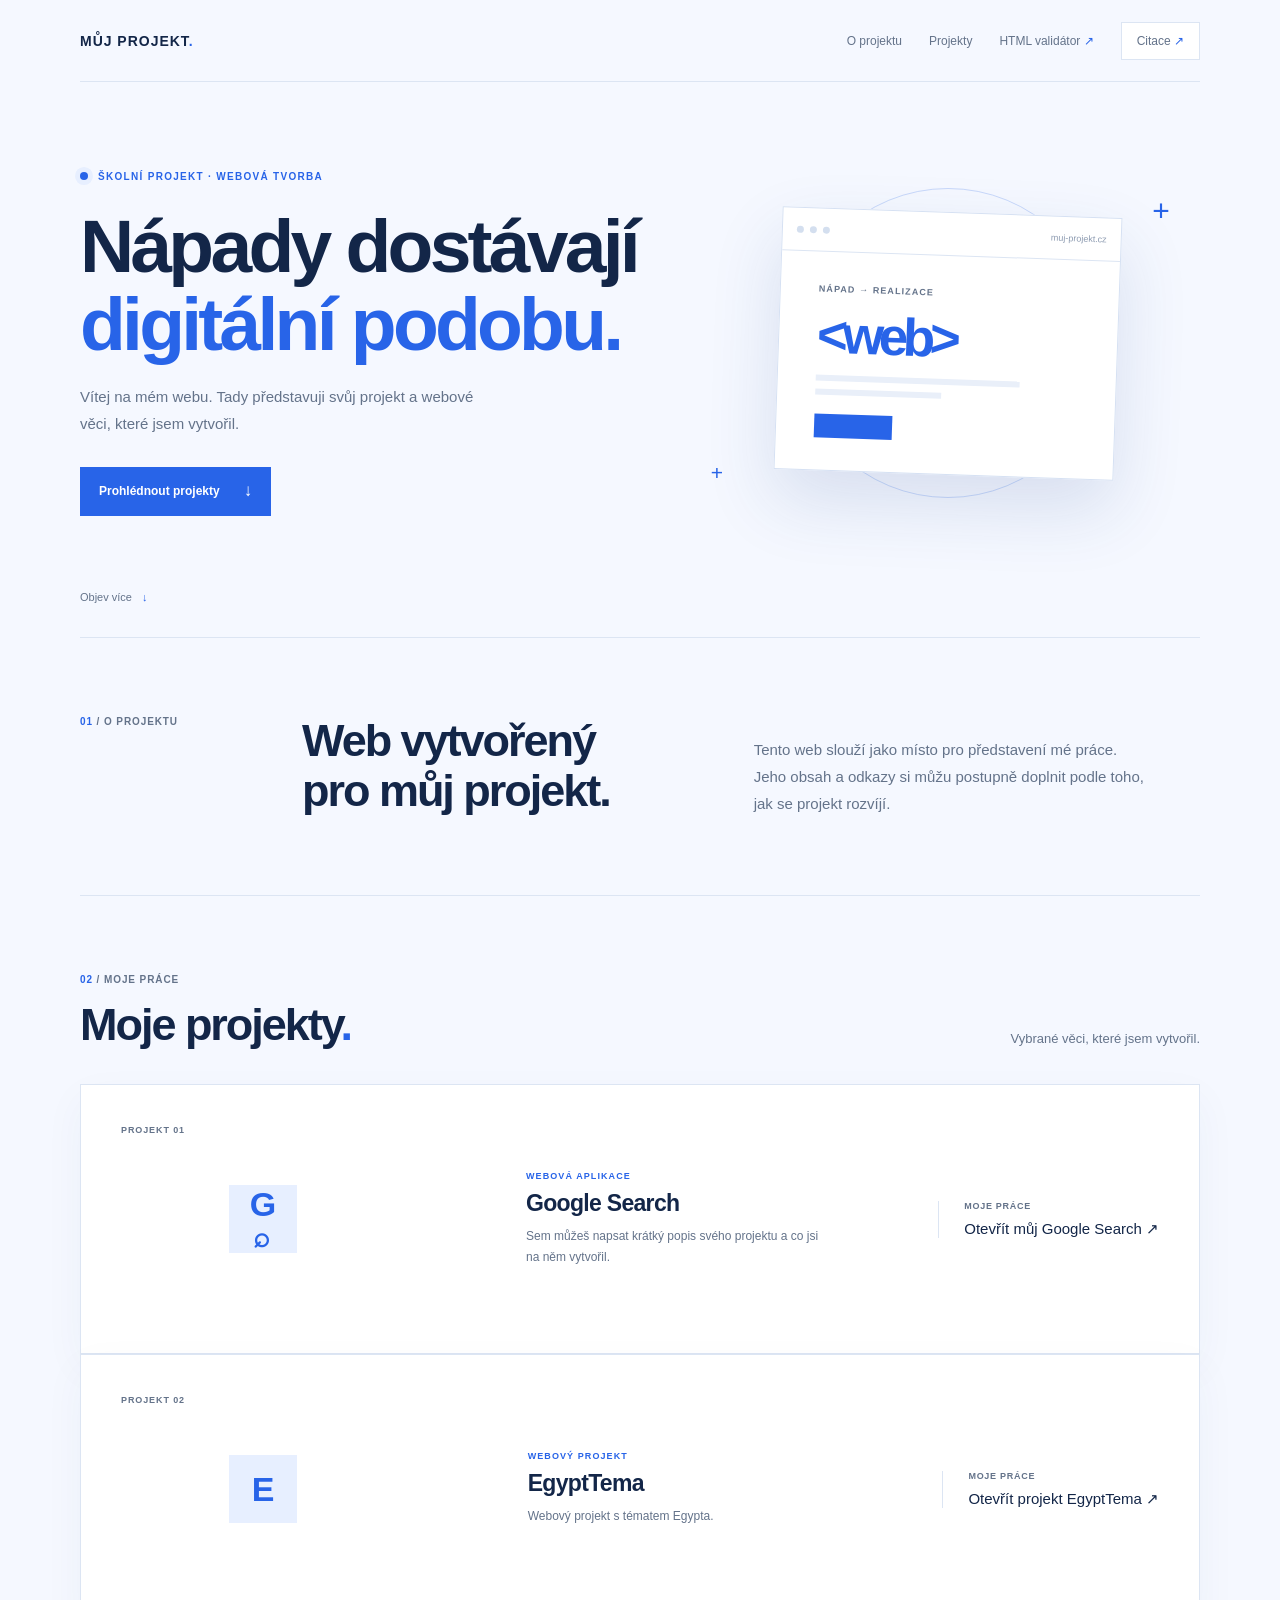
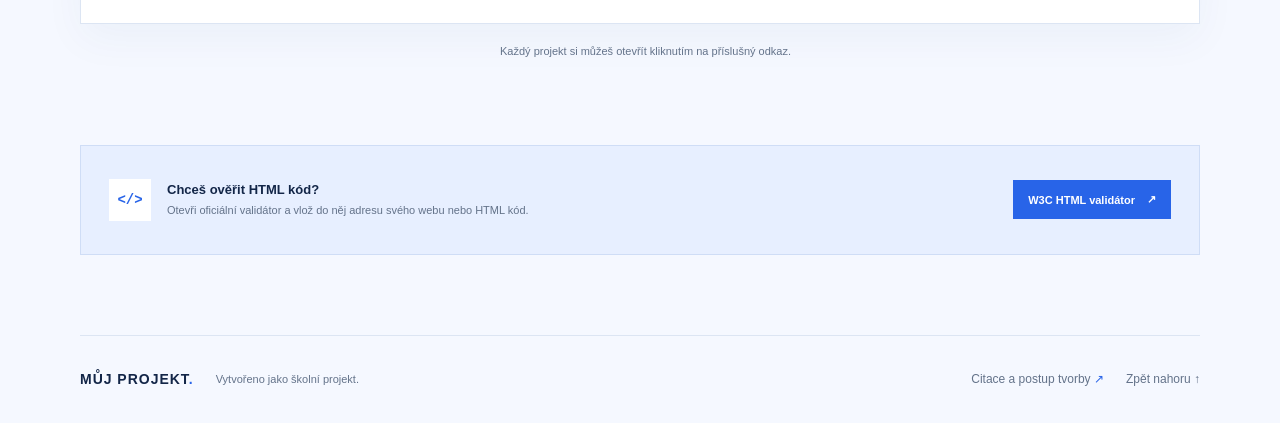
<file: index.html>
<!doctype html>
<html lang="cs">
<head>
  <meta charset="utf-8">
  <meta name="viewport" content="width=device-width, initial-scale=1">
  <meta name="theme-color" content="#f5f8ff">
  <meta name="description" content="Školní projekt a ukázka vlastních webových projektů.">
  <title>Můj projekt — digitální tvorba</title>
  <link rel="stylesheet" href="style.css">
</head>
<body>
  <header class="site-header">
    <a class="wordmark" href="#uvod" aria-label="Můj projekt – úvod">MŮJ PROJEKT<span>.</span></a>
    <nav class="main-nav" aria-label="Hlavní navigace">
      <a href="#o-projektu">O projektu</a>
      <a href="#projekty">Projekty</a>
      <a href="https://validator.w3.org/nu/" target="_blank" rel="noopener noreferrer">HTML validátor <span aria-hidden="true">↗</span></a>
      <a class="nav-citation" href="citace.html">Citace <span aria-hidden="true">↗</span></a>
    </nav>
  </header>

  <main>
    <section class="hero section-wrap" id="uvod" aria-labelledby="hero-title">
      <div class="hero-copy">
        <p class="eyebrow"><span class="status-dot" aria-hidden="true"></span> ŠKOLNÍ PROJEKT · WEBOVÁ TVORBA</p>
        <h1 id="hero-title">Nápady dostávají<br><span>digitální podobu.</span></h1>
        <p class="hero-intro">Vítej na mém webu. Tady představuji svůj projekt a webové věci, které jsem vytvořil.</p>
        <a class="button" href="#projekty">Prohlédnout projekty <span aria-hidden="true">↓</span></a>
      </div>
      <div class="hero-art" aria-hidden="true">
        <div class="art-orbit orbit-large"></div>
        <div class="art-orbit orbit-small"></div>
        <div class="art-window">
          <div class="window-bar"><i></i><i></i><i></i><span>muj-projekt.cz</span></div>
          <div class="window-content">
            <span class="window-kicker">NÁPAD → REALIZACE</span>
            <strong>&lt;web&gt;</strong>
            <span class="window-line"></span>
            <span class="window-line short"></span>
            <span class="window-button"></span>
          </div>
        </div>
        <span class="art-plus plus-one">+</span>
        <span class="art-plus plus-two">+</span>
      </div>
      <a class="scroll-cue" href="#o-projektu">Objev více <span aria-hidden="true">↓</span></a>
    </section>

    <section class="content-section section-wrap" id="o-projektu" aria-labelledby="about-title">
      <div class="section-label"><span>01</span> / O PROJEKTU</div>
      <div class="section-content about-content">
        <h2 id="about-title">Web vytvořený<br>pro můj projekt.</h2>
        <p>Tento web slouží jako místo pro představení mé práce. Jeho obsah a odkazy si můžu postupně doplnit podle toho, jak se projekt rozvíjí.</p>
      </div>
    </section>

    <section class="projects-section section-wrap" id="projekty" aria-labelledby="projects-title">
      <div class="projects-heading">
        <div>
          <div class="section-label"><span>02</span> / MOJE PRÁCE</div>
          <h2 id="projects-title">Moje projekty<span>.</span></h2>
        </div>
        <p>Vybrané věci, které jsem vytvořil.</p>
      </div>
      <article class="project-card" aria-labelledby="google-project-title">
        <div class="project-number">PROJEKT 01</div>
        <div class="project-symbol" aria-hidden="true">G<span>⌕</span></div>
        <div class="project-details">
          <p class="project-category">WEBOVÁ APLIKACE</p>
          <h3 id="google-project-title">Google Search</h3>
          <p>Sem můžeš napsat krátký popis svého projektu a co jsi na něm vytvořil.</p>
        </div>
        <div class="project-link-slot">
          <span>MOJE PRÁCE</span>
          <a href="https://fandamrkvan.github.io/googlesearch/" target="_blank" rel="noopener noreferrer">Otevřít můj Google Search ↗</a>
        </div>
      </article>
      <article class="project-card" aria-labelledby="egypt-project-title">
        <div class="project-number">PROJEKT 02</div>
        <div class="project-symbol" aria-hidden="true">E</div>
        <div class="project-details">
          <p class="project-category">WEBOVÝ PROJEKT</p>
          <h3 id="egypt-project-title">EgyptTema</h3>
          <p>Webový projekt s tématem Egypta.</p>
        </div>
        <div class="project-link-slot">
          <span>MOJE PRÁCE</span>
          <a href="https://fandamrkvan.github.io/EgyptTema/" target="_blank" rel="noopener noreferrer">Otevřít projekt EgyptTema ↗</a>
        </div>
      </article>
      <p class="project-instructions">Každý projekt si můžeš otevřít kliknutím na příslušný odkaz.</p>
    </section>

    <section class="validator-strip section-wrap" aria-label="Validace HTML">
      <div>
        <span class="validator-icon" aria-hidden="true">&lt;/&gt;</span>
        <div>
          <strong>Chceš ověřit HTML kód?</strong>
          <p>Otevři oficiální validátor a vlož do něj adresu svého webu nebo HTML kód.</p>
        </div>
      </div>
      <a class="validator-link" href="https://validator.w3.org/nu/" target="_blank" rel="noopener noreferrer">W3C HTML validátor <span aria-hidden="true">↗</span></a>
    </section>
  </main>

  <footer class="site-footer section-wrap">
    <a class="wordmark" href="#uvod">MŮJ PROJEKT<span>.</span></a>
    <p>Vytvořeno jako školní projekt.</p>
    <a class="footer-citation" href="citace.html">Citace a postup tvorby <span aria-hidden="true">↗</span></a>
    <a class="back-top" href="#uvod">Zpět nahoru ↑</a>
  </footer>
</body>
</html>
</file>
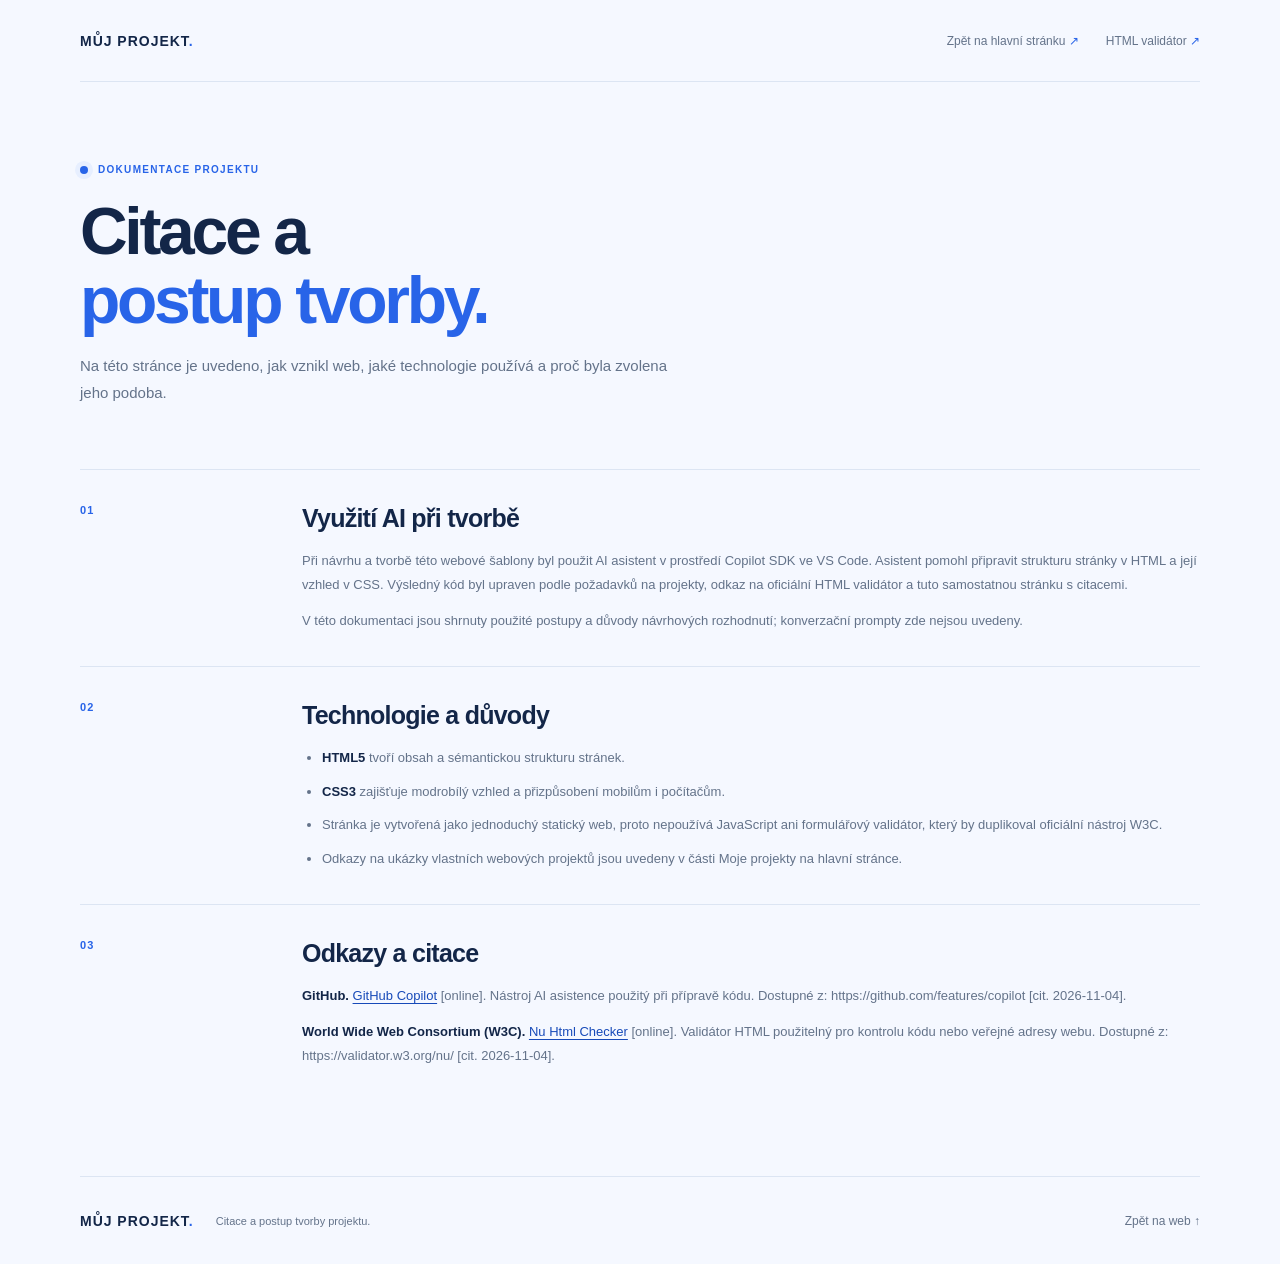
<file: citace.html>
<!doctype html>
<html lang="cs">
<head>
  <meta charset="utf-8">
  <meta name="viewport" content="width=device-width, initial-scale=1">
  <meta name="theme-color" content="#f5f8ff">
  <meta name="description" content="Citace a popis postupu tvorby webového projektu.">
  <title>Citace a postup tvorby — Můj projekt</title>
  <link rel="stylesheet" href="style.css">
</head>
<body>
  <header class="site-header">
    <a class="wordmark" href="index.html" aria-label="Můj projekt – úvod">MŮJ PROJEKT<span>.</span></a>
    <nav class="main-nav" aria-label="Hlavní navigace">
      <a href="index.html">Zpět na hlavní stránku <span aria-hidden="true">↗</span></a>
      <a href="https://validator.w3.org/nu/" target="_blank" rel="noopener noreferrer">HTML validátor <span aria-hidden="true">↗</span></a>
    </nav>
  </header>

  <main>
    <section class="citation-hero section-wrap" aria-labelledby="citation-title">
      <p class="eyebrow"><span class="status-dot" aria-hidden="true"></span> DOKUMENTACE PROJEKTU</p>
      <h1 id="citation-title">Citace a<br><span>postup tvorby.</span></h1>
      <p>Na této stránce je uvedeno, jak vznikl web, jaké technologie používá a proč byla zvolena jeho podoba.</p>
    </section>

    <section class="citation-content section-wrap" aria-label="Informace o tvorbě webu">
      <article class="citation-block">
        <span class="citation-number">01</span>
        <div>
          <h2>Využití AI při tvorbě</h2>
          <p>Při návrhu a tvorbě této webové šablony byl použit AI asistent v prostředí Copilot SDK ve VS Code. Asistent pomohl připravit strukturu stránky v HTML a její vzhled v CSS. Výsledný kód byl upraven podle požadavků na projekty, odkaz na oficiální HTML validátor a tuto samostatnou stránku s citacemi.</p>
          <p>V této dokumentaci jsou shrnuty použité postupy a důvody návrhových rozhodnutí; konverzační prompty zde nejsou uvedeny.</p>
        </div>
      </article>

      <article class="citation-block">
        <span class="citation-number">02</span>
        <div>
          <h2>Technologie a důvody</h2>
          <ul>
            <li><strong>HTML5</strong> tvoří obsah a sémantickou strukturu stránek.</li>
            <li><strong>CSS3</strong> zajišťuje modrobílý vzhled a přizpůsobení mobilům i počítačům.</li>
            <li>Stránka je vytvořená jako jednoduchý statický web, proto nepoužívá JavaScript ani formulářový validátor, který by duplikoval oficiální nástroj W3C.</li>
            <li>Odkazy na ukázky vlastních webových projektů jsou uvedeny v části Moje projekty na hlavní stránce.</li>
          </ul>
        </div>
      </article>

      <article class="citation-block">
        <span class="citation-number">03</span>
        <div>
          <h2>Odkazy a citace</h2>
          <p><strong>GitHub.</strong> <a href="https://github.com/features/copilot" target="_blank" rel="noopener noreferrer">GitHub Copilot</a> [online]. Nástroj AI asistence použitý při přípravě kódu. Dostupné z: https://github.com/features/copilot [cit. 2026-11-04].</p>
          <p><strong>World Wide Web Consortium (W3C).</strong> <a href="https://validator.w3.org/nu/" target="_blank" rel="noopener noreferrer">Nu Html Checker</a> [online]. Validátor HTML použitelný pro kontrolu kódu nebo veřejné adresy webu. Dostupné z: https://validator.w3.org/nu/ [cit. 2026-11-04].</p>
        </div>
      </article>
    </section>
  </main>

  <footer class="site-footer section-wrap">
    <a class="wordmark" href="index.html">MŮJ PROJEKT<span>.</span></a>
    <p>Citace a postup tvorby projektu.</p>
    <a class="back-top" href="index.html">Zpět na web ↑</a>
  </footer>
</body>
</html>
</file>
<file: style.css>
:root {
  color-scheme: light;
  --ink: #132648;
  --blue: #2864e8;
  --blue-dark: #174ab9;
  --blue-soft: #e7efff;
  --muted: #64738a;
  --paper: #f5f8ff;
  --white: #fff;
  --line: #dce5f3;
  --display: "Segoe UI", Arial, sans-serif;
  --body: "Segoe UI", Arial, sans-serif;
}

* { box-sizing: border-box; }

html { scroll-behavior: smooth; scroll-padding-top: 90px; }

body {
  min-width: 320px;
  margin: 0;
  background: var(--paper);
  color: var(--ink);
  font-family: var(--body);
  font-size: 15px;
  -webkit-font-smoothing: antialiased;
}

a { color: inherit; text-decoration: none; }

.section-wrap, .site-header {
  width: min(1120px, calc(100% - 80px));
  margin-inline: auto;
}

.site-header {
  min-height: 82px;
  display: flex;
  align-items: center;
  justify-content: space-between;
  gap: 28px;
  border-bottom: 1px solid var(--line);
}

.wordmark { font: 800 14px/1 var(--display); letter-spacing: .07em; white-space: nowrap; }
.wordmark span, .projects-heading h2 span { color: var(--blue); }

.main-nav { display: flex; align-items: center; gap: 27px; }
.main-nav a, .back-top, .footer-citation { color: var(--muted); font-size: 12px; transition: color 180ms ease; }
.main-nav a:hover, .back-top:hover, .footer-citation:hover { color: var(--blue); }
.main-nav a span { color: var(--blue); }
.nav-citation { padding: 11px 15px; border: 1px solid var(--line); background: var(--white); }

.hero {
  min-height: 555px;
  position: relative;
  display: grid;
  grid-template-columns: 1fr .9fr;
  align-items: center;
  gap: 55px;
  padding-block: 75px 108px;
}

.hero-copy { position: relative; z-index: 1; }
.eyebrow { display: flex; align-items: center; gap: 10px; color: var(--blue); font-size: 10px; font-weight: 700; letter-spacing: .13em; }
.status-dot { width: 8px; height: 8px; border-radius: 50%; background: var(--blue); box-shadow: 0 0 0 5px var(--blue-soft); }
h1, h2, h3, p { margin-top: 0; }
h1, h2, h3 { font-family: var(--display); }

.hero h1 {
  margin-block: 25px 20px;
  font-size: clamp(45px, 6.4vw, 75px);
  line-height: 1.04;
  letter-spacing: -.05em;
}

.hero h1 span { color: var(--blue); }
.hero-intro { max-width: 425px; margin-bottom: 30px; color: var(--muted); font-size: 15px; line-height: 1.8; }

.button {
  display: inline-flex;
  min-height: 49px;
  align-items: center;
  gap: 24px;
  padding-inline: 19px;
  background: var(--blue);
  color: var(--white);
  font-size: 12px;
  font-weight: 700;
  transition: background 180ms ease, transform 180ms ease;
}

.button:hover { background: var(--blue-dark); transform: translateY(-2px); }
.button span { font-size: 17px; }

.hero-art {
  min-height: 340px;
  position: relative;
  display: grid;
  place-items: center;
}

.art-orbit { position: absolute; border: 1px solid #c8d8fa; border-radius: 50%; }
.orbit-large { width: 310px; aspect-ratio: 1; }
.orbit-small { width: 245px; aspect-ratio: 1; border-color: #d9e4f8; }

.art-window {
  width: min(100%, 340px);
  position: relative;
  z-index: 1;
  overflow: hidden;
  border: 1px solid #d6e1f3;
  background: var(--white);
  box-shadow: 0 30px 70px rgba(34, 73, 143, .14);
  transform: rotate(2deg);
}

.window-bar { height: 43px; display: flex; align-items: center; gap: 6px; padding-inline: 14px; border-bottom: 1px solid var(--line); }
.window-bar i { width: 7px; height: 7px; border-radius: 50%; background: #d4dfef; }
.window-bar span { margin-left: auto; color: #8c9ab0; font-size: 9px; }
.window-content { min-height: 214px; display: flex; flex-direction: column; align-items: flex-start; justify-content: center; padding: 32px 38px; }
.window-kicker { color: var(--muted); font-size: 9px; font-weight: 700; letter-spacing: .12em; }
.window-content strong { margin-block: 14px; color: var(--blue); font: 700 53px/1 var(--display); letter-spacing: -.1em; }
.window-line { width: 78%; height: 6px; background: #e9eff9; }
.window-line.short { width: 48%; margin-top: 8px; }
.window-button { width: 78px; height: 24px; margin-top: 19px; background: var(--blue); }
.art-plus { position: absolute; color: var(--blue); font: 30px/1 var(--display); }
.plus-one { top: 23px; right: 6%; }
.plus-two { bottom: 30px; left: 3%; font-size: 21px; }

.scroll-cue { position: absolute; bottom: 34px; left: 0; display: flex; align-items: center; gap: 10px; color: var(--muted); font-size: 11px; }
.scroll-cue span { color: var(--blue); }

.content-section { display: grid; grid-template-columns: 180px minmax(0, 1fr); gap: 42px; padding-block: 78px; border-top: 1px solid var(--line); scroll-margin-top: 25px; }
.section-label { color: var(--muted); font-size: 10px; font-weight: 700; letter-spacing: .09em; }
.section-label span { color: var(--blue); }
.section-content h2, .projects-heading h2 { margin: 0; font-size: clamp(32px, 4vw, 45px); letter-spacing: -.045em; line-height: 1.12; }
.about-content { display: grid; grid-template-columns: .9fr 1fr; align-items: end; gap: 50px; }
.about-content > p { max-width: 400px; margin: 0; color: var(--muted); line-height: 1.8; }

.projects-section { padding-block: 78px 84px; border-top: 1px solid var(--line); scroll-margin-top: 25px; }
.projects-heading { display: flex; align-items: end; justify-content: space-between; gap: 25px; margin-bottom: 34px; }
.projects-heading h2 { margin-top: 15px; }
.projects-heading > p { margin: 0 0 4px; color: var(--muted); font-size: 13px; }

.project-card {
  min-height: 270px;
  display: grid;
  grid-template-columns: 80px minmax(180px, .7fr) 1fr auto;
  align-items: center;
  gap: 28px;
  padding: 40px;
  border: 1px solid var(--line);
  background: var(--white);
  box-shadow: 0 15px 40px rgba(33, 65, 117, .045);
}

.project-number { align-self: start; color: var(--muted); font-size: 9px; font-weight: 700; letter-spacing: .1em; white-space: nowrap; }
.project-symbol { width: 68px; height: 68px; display: grid; place-items: center; background: var(--blue-soft); color: var(--blue); font: 700 34px/1 var(--display); }
.project-symbol span { margin-left: -3px; font-size: 28px; }
.project-details { max-width: 300px; }
.project-category { margin-bottom: 9px; color: var(--blue); font-size: 9px; font-weight: 700; letter-spacing: .12em; }
.project-details h3 { margin-bottom: 9px; font-size: 23px; letter-spacing: -.03em; }
.project-details > p:last-child { margin: 0; color: var(--muted); font-size: 12px; line-height: 1.7; }

.project-link-slot { display: grid; gap: 9px; padding-left: 25px; border-left: 1px solid var(--line); }
.project-link-slot span { color: var(--muted); font-size: 9px; font-weight: 700; letter-spacing: .08em; }
.project-link-slot code, .project-instructions code { color: var(--blue-dark); font: 11px/1.6 Consolas, "Courier New", monospace; }
.project-instructions { max-width: 700px; margin: 18px 0 0 auto; color: var(--muted); font-size: 11px; line-height: 1.7; }

.validator-strip { min-height: 110px; display: flex; align-items: center; justify-content: space-between; gap: 25px; margin-bottom: 80px; padding: 23px 28px; border: 1px solid #cfddf6; background: var(--blue-soft); }
.validator-strip > div { display: flex; align-items: center; gap: 16px; }
.validator-icon { width: 42px; height: 42px; display: grid; flex: 0 0 auto; place-items: center; background: var(--white); color: var(--blue); font: 700 14px/1 Consolas, monospace; }
.validator-strip strong { font-size: 13px; }
.validator-strip p { margin: 5px 0 0; color: var(--muted); font-size: 11px; line-height: 1.6; }
.validator-link { display: inline-flex; flex: 0 0 auto; align-items: center; gap: 12px; padding: 13px 15px; background: var(--blue); color: var(--white); font-size: 11px; font-weight: 700; }
.validator-link:hover { background: var(--blue-dark); }

.site-footer { min-height: 88px; display: flex; align-items: center; justify-content: space-between; gap: 22px; border-top: 1px solid var(--line); }
.site-footer p { margin: 0 auto 0 0; color: var(--muted); font-size: 11px; }
.footer-citation span { color: var(--blue); }

.citation-hero { padding-block: 82px 63px; }
.citation-hero h1 { margin-block: 22px 18px; font-size: clamp(43px, 6vw, 66px); line-height: 1.04; letter-spacing: -.05em; }
.citation-hero h1 span { color: var(--blue); }
.citation-hero > p:last-child { max-width: 600px; margin: 0; color: var(--muted); line-height: 1.8; }
.citation-content { padding-bottom: 75px; }
.citation-block { display: grid; grid-template-columns: 180px minmax(0, 1fr); gap: 42px; padding-block: 34px; border-top: 1px solid var(--line); }
.citation-number { color: var(--blue); font-size: 11px; font-weight: 700; letter-spacing: .1em; }
.citation-block h2 { margin: 0 0 16px; font-size: 25px; letter-spacing: -.03em; }
.citation-block p, .citation-block li { color: var(--muted); font-size: 13px; line-height: 1.8; }
.citation-block p:last-child { margin-bottom: 0; }
.citation-block ul { display: grid; gap: 10px; margin: 0; padding-left: 20px; }
.citation-block strong { color: var(--ink); }
.citation-block a { color: var(--blue-dark); text-decoration: underline; text-underline-offset: 3px; }

a:focus-visible { outline: 3px solid #86aaff; outline-offset: 3px; }

@media (max-width: 850px) {
  .section-wrap, .site-header { width: min(100% - 48px, 680px); }
  .site-header { min-height: 76px; }
  .main-nav { gap: 16px; }
  .main-nav a { font-size: 11px; }
  .hero { min-height: 490px; gap: 25px; }
  .hero-art { min-height: 290px; }
  .orbit-large { width: 250px; }
  .orbit-small { width: 200px; }
  .project-card { grid-template-columns: 60px minmax(150px, .8fr) 1fr; gap: 20px; padding: 30px; }
  .project-link-slot { grid-column: 2 / -1; margin-left: 80px; padding: 13px 0 0; border-top: 1px solid var(--line); border-left: 0; }
}

@media (max-width: 600px) {
  .section-wrap, .site-header { width: calc(100% - 40px); }
  .site-header { align-items: flex-start; flex-direction: column; justify-content: center; gap: 17px; padding-block: 17px; }
  .main-nav { width: 100%; flex-wrap: wrap; justify-content: space-between; gap: 11px; }
  .main-nav a { font-size: 10px; }
  .nav-citation { padding: 8px; }
  .hero { min-height: 0; grid-template-columns: 1fr; gap: 32px; padding-block: 59px 90px; }
  .hero h1 { font-size: clamp(43px, 12vw, 62px); }
  .hero-art { min-height: 260px; }
  .art-window { width: min(85%, 330px); }
  .window-content { min-height: 180px; }
  .scroll-cue { bottom: 30px; }
  .content-section { grid-template-columns: 1fr; gap: 20px; padding-block: 54px; }
  .about-content { grid-template-columns: 1fr; gap: 18px; }
  .citation-hero { padding-block: 60px 42px; }
  .citation-block { grid-template-columns: 1fr; gap: 13px; padding-block: 26px; }
  .projects-section { padding-block: 55px 58px; }
  .projects-heading { align-items: flex-start; flex-direction: column; gap: 12px; }
  .project-card { grid-template-columns: 48px 1fr; gap: 17px; padding: 23px; }
  .project-number { grid-column: 1 / -1; }
  .project-symbol { width: 48px; height: 48px; font-size: 27px; }
  .project-details h3 { font-size: 20px; }
  .project-link-slot { grid-column: 1 / -1; margin: 0; }
  .project-instructions { margin-left: 0; }
  .validator-strip { align-items: flex-start; flex-direction: column; margin-bottom: 55px; padding: 20px; }
  .validator-link { align-self: stretch; justify-content: center; }
  .site-footer { flex-wrap: wrap; justify-content: space-between; padding-block: 22px; }
  .site-footer p { width: 100%; order: 2; }
  .footer-citation { order: 3; }
  .back-top { order: 4; }
}

@media (prefers-reduced-motion: reduce) {
  *, *::before, *::after { scroll-behavior: auto !important; transition-duration: .01ms !important; }
}
</file>
